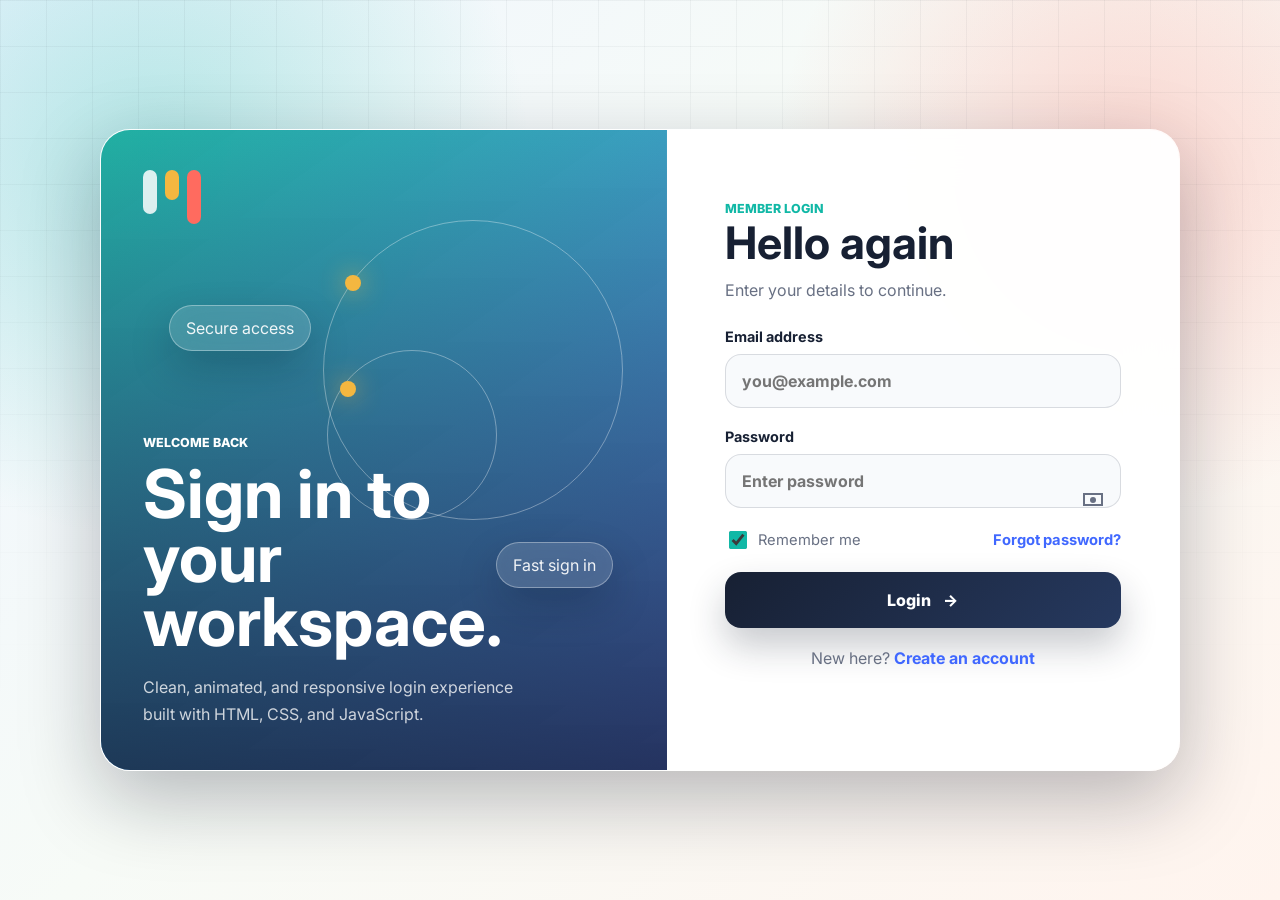
<file: index.html>
<!DOCTYPE html>
<html lang="en">
<head>
  <meta charset="UTF-8">
  <meta name="viewport" content="width=device-width, initial-scale=1.0">
  <title>Animated Login Page</title>
  <link rel="preconnect" href="https://fonts.googleapis.com">
  <link rel="preconnect" href="https://fonts.gstatic.com" crossorigin>
  <link href="https://fonts.googleapis.com/css2?family=Inter:wght@400;500;600;700;800&display=swap" rel="stylesheet">
  <link rel="stylesheet" href="style.css">
</head>
<body>
  <main class="page-shell">
    <section class="login-stage" aria-label="Login page">
      <div class="visual-panel">
        <div class="orbit orbit-one"></div>
        <div class="orbit orbit-two"></div>
        <div class="glass-pill pill-one">Secure access</div>
        <div class="glass-pill pill-two">Fast sign in</div>
        <div class="brand-mark" aria-hidden="true">
          <span></span>
          <span></span>
          <span></span>
        </div>
        <div class="hero-copy">
          <p class="eyebrow">Welcome Back</p>
          <h1>Sign in to your workspace.</h1>
          <p>Clean, animated, and responsive login experience built with HTML, CSS, and JavaScript.</p>
        </div>
      </div>

      <form class="login-card" id="loginForm" data-success-message="Login animation complete. Welcome back!">
        <div class="form-header">
          <p class="eyebrow">Member Login</p>
          <h2>Hello again</h2>
          <p>Enter your details to continue.</p>
        </div>

        <label class="field">
          <span>Email address</span>
          <input type="email" id="email" placeholder="you@example.com" autocomplete="email" required>
        </label>

        <label class="field">
          <span>Password</span>
          <div class="password-wrap">
            <input type="password" id="password" placeholder="Enter password" autocomplete="current-password" minlength="6" required>
            <button type="button" class="icon-btn" id="togglePassword" aria-label="Show password">
              <span class="eye"></span>
            </button>
          </div>
        </label>

        <div class="form-row">
          <label class="remember">
            <input type="checkbox" checked>
            <span>Remember me</span>
          </label>
          <a href="#">Forgot password?</a>
        </div>

        <button type="submit" class="submit-btn">
          <span>Login</span>
          <span class="arrow">&rarr;</span>
        </button>

        <p class="signup-text">New here? <a href="signup.html">Create an account</a></p>
        <p class="message" id="message" role="status" aria-live="polite"></p>
      </form>
    </section>
  </main>

  <script src="script.js"></script>
</body>
</html>
</file>
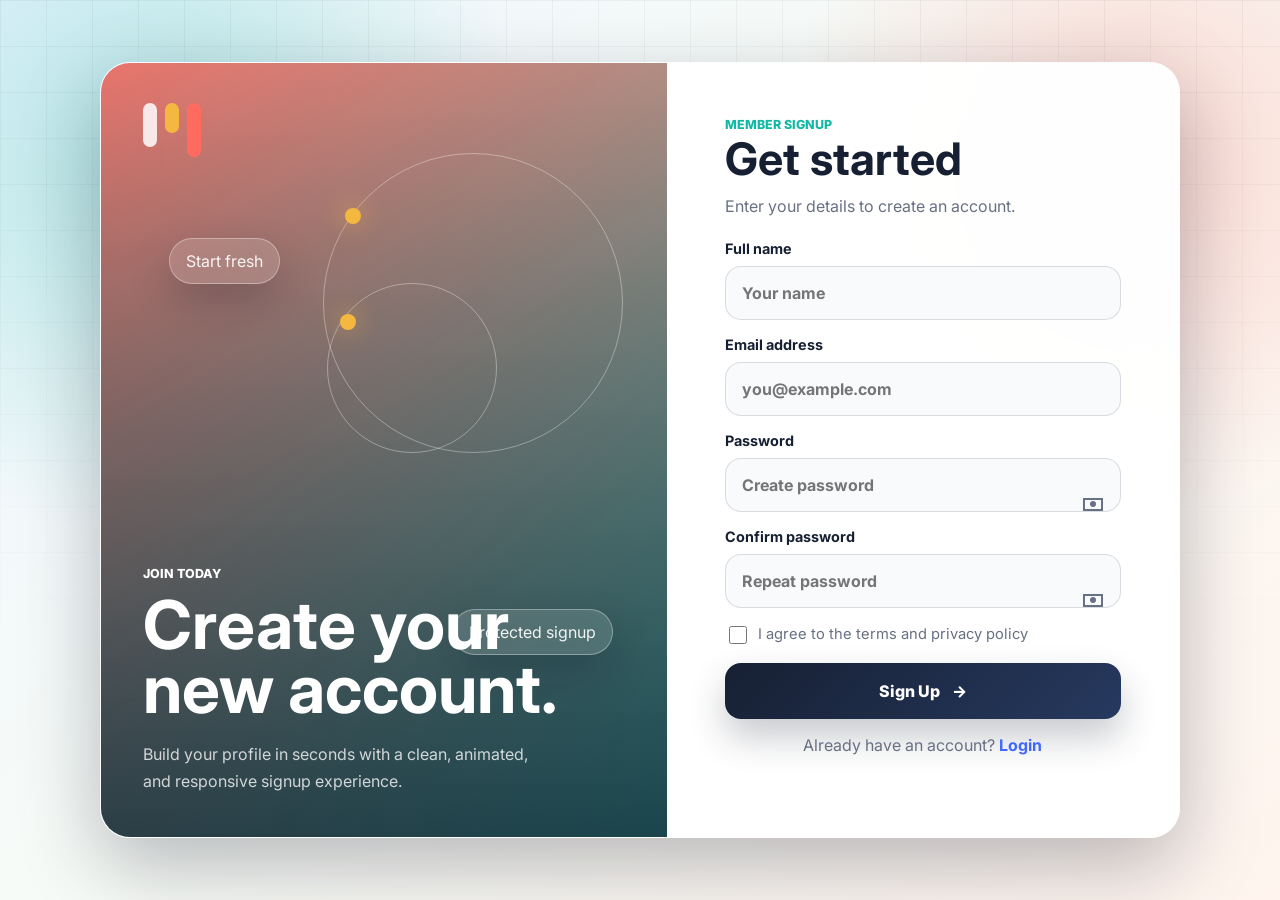
<file: signup.html>
<!DOCTYPE html>
<html lang="en">
<head>
  <meta charset="UTF-8">
  <meta name="viewport" content="width=device-width, initial-scale=1.0">
  <title>Animated Signup Page</title>
  <link rel="preconnect" href="https://fonts.googleapis.com">
  <link rel="preconnect" href="https://fonts.gstatic.com" crossorigin>
  <link href="https://fonts.googleapis.com/css2?family=Inter:wght@400;500;600;700;800&display=swap" rel="stylesheet">
  <link rel="stylesheet" href="style.css">
</head>
<body>
  <main class="page-shell">
    <section class="login-stage signup-stage" aria-label="Signup page">
      <div class="visual-panel signup-visual">
        <div class="orbit orbit-one"></div>
        <div class="orbit orbit-two"></div>
        <div class="glass-pill pill-one">Start fresh</div>
        <div class="glass-pill pill-two">Protected signup</div>
        <div class="brand-mark" aria-hidden="true">
          <span></span>
          <span></span>
          <span></span>
        </div>
        <div class="hero-copy">
          <p class="eyebrow">Join Today</p>
          <h1>Create your new account.</h1>
          <p>Build your profile in seconds with a clean, animated, and responsive signup experience.</p>
        </div>
      </div>

      <form class="login-card signup-card" id="signupForm" data-success-message="Account created successfully. Welcome aboard!">
        <div class="form-header">
          <p class="eyebrow">Member Signup</p>
          <h2>Get started</h2>
          <p>Enter your details to create an account.</p>
        </div>

        <label class="field">
          <span>Full name</span>
          <input type="text" id="fullName" placeholder="Your name" autocomplete="name" minlength="2" required>
        </label>

        <label class="field">
          <span>Email address</span>
          <input type="email" id="email" placeholder="you@example.com" autocomplete="email" required>
        </label>

        <label class="field">
          <span>Password</span>
          <div class="password-wrap">
            <input type="password" id="password" placeholder="Create password" autocomplete="new-password" minlength="6" required>
            <button type="button" class="icon-btn" data-toggle-password="password" aria-label="Show password">
              <span class="eye"></span>
            </button>
          </div>
        </label>

        <label class="field">
          <span>Confirm password</span>
          <div class="password-wrap">
            <input type="password" id="confirmPassword" placeholder="Repeat password" autocomplete="new-password" minlength="6" required>
            <button type="button" class="icon-btn" data-toggle-password="confirmPassword" aria-label="Show confirm password">
              <span class="eye"></span>
            </button>
          </div>
        </label>

        <label class="remember terms">
          <input type="checkbox" id="terms" required>
          <span>I agree to the terms and privacy policy</span>
        </label>

        <button type="submit" class="submit-btn">
          <span>Sign Up</span>
          <span class="arrow">&rarr;</span>
        </button>

        <p class="signup-text">Already have an account? <a href="index.html">Login</a></p>
        <p class="message" id="message" role="status" aria-live="polite"></p>
      </form>
    </section>
  </main>

  <script src="script.js"></script>
</body>
</html>
</file>
<file: style.css>
:root {
  --bg: #111827;
  --ink: #172033;
  --muted: #687083;
  --line: rgba(23, 32, 51, 0.14);
  --white: #ffffff;
  --teal: #11b8a6;
  --coral: #ff6b5f;
  --gold: #f4b740;
  --blue: #4068ff;
  --shadow: 0 28px 80px rgba(9, 16, 34, 0.28);
}

* {
  box-sizing: border-box;
}

body {
  min-height: 100vh;
  margin: 0;
  font-family: "Inter", Arial, sans-serif;
  color: var(--ink);
  background:
    radial-gradient(circle at 12% 18%, rgba(17, 184, 166, 0.28), transparent 28%),
    radial-gradient(circle at 88% 18%, rgba(255, 107, 95, 0.24), transparent 26%),
    linear-gradient(135deg, #eef5ff 0%, #f7fbf7 44%, #fff4ee 100%);
  overflow-x: hidden;
}

body::before {
  content: "";
  position: fixed;
  inset: 0;
  pointer-events: none;
  background-image:
    linear-gradient(rgba(17, 24, 39, 0.045) 1px, transparent 1px),
    linear-gradient(90deg, rgba(17, 24, 39, 0.045) 1px, transparent 1px);
  background-size: 46px 46px;
  mask-image: linear-gradient(to bottom, black, transparent 80%);
}

a {
  color: var(--blue);
  font-weight: 700;
  text-decoration: none;
}

.page-shell {
  min-height: 100vh;
  display: grid;
  place-items: center;
  padding: 32px;
}

.login-stage {
  width: min(1080px, 100%);
  min-height: 640px;
  display: grid;
  grid-template-columns: 1.05fr 0.95fr;
  overflow: hidden;
  border: 1px solid rgba(255, 255, 255, 0.7);
  border-radius: 30px;
  background: rgba(255, 255, 255, 0.68);
  box-shadow: var(--shadow);
  backdrop-filter: blur(24px);
  animation: stageIn 800ms ease both;
}

.visual-panel {
  position: relative;
  display: flex;
  align-items: flex-end;
  min-height: 640px;
  padding: 42px;
  color: var(--white);
  background:
    linear-gradient(145deg, rgba(17, 184, 166, 0.92), rgba(64, 104, 255, 0.78)),
    url("https://images.unsplash.com/photo-1557682250-33bd709cbe85?auto=format&fit=crop&w=1200&q=80");
  background-size: cover;
  background-position: center;
  isolation: isolate;
}

.visual-panel::after {
  content: "";
  position: absolute;
  inset: 0;
  z-index: -1;
  background: linear-gradient(to top, rgba(10, 18, 34, 0.72), rgba(10, 18, 34, 0.08));
}

.signup-visual {
  background:
    linear-gradient(145deg, rgba(255, 107, 95, 0.88), rgba(17, 184, 166, 0.78)),
    url("https://images.unsplash.com/photo-1516321318423-f06f85e504b3?auto=format&fit=crop&w=1200&q=80");
  background-size: cover;
  background-position: center;
}

.hero-copy {
  max-width: 440px;
  animation: riseIn 900ms 180ms ease both;
}

.eyebrow {
  margin: 0 0 12px;
  font-size: 0.78rem;
  font-weight: 800;
  letter-spacing: 0;
  text-transform: uppercase;
}

.hero-copy h1,
.form-header h2 {
  margin: 0;
  letter-spacing: 0;
}

.hero-copy h1 {
  font-size: 4.2rem;
  line-height: 0.95;
}

.hero-copy p:last-child {
  max-width: 390px;
  margin: 20px 0 0;
  color: rgba(255, 255, 255, 0.78);
  line-height: 1.7;
}

.brand-mark {
  position: absolute;
  top: 40px;
  left: 42px;
  display: flex;
  gap: 8px;
}

.brand-mark span {
  width: 14px;
  height: 44px;
  border-radius: 999px;
  background: rgba(255, 255, 255, 0.84);
  animation: wave 1.5s ease-in-out infinite;
}

.brand-mark span:nth-child(2) {
  height: 30px;
  background: var(--gold);
  animation-delay: 160ms;
}

.brand-mark span:nth-child(3) {
  height: 54px;
  background: var(--coral);
  animation-delay: 320ms;
}

.orbit {
  position: absolute;
  border: 1px solid rgba(255, 255, 255, 0.35);
  border-radius: 999px;
  animation: spin 16s linear infinite;
}

.orbit::before {
  content: "";
  position: absolute;
  top: 18%;
  left: 7%;
  width: 16px;
  height: 16px;
  border-radius: 50%;
  background: var(--gold);
  box-shadow: 0 0 24px rgba(244, 183, 64, 0.7);
}

.orbit-one {
  width: 300px;
  height: 300px;
  top: 90px;
  right: 44px;
}

.orbit-two {
  width: 170px;
  height: 170px;
  top: 220px;
  right: 170px;
  animation-duration: 11s;
  animation-direction: reverse;
}

.glass-pill {
  position: absolute;
  padding: 12px 16px;
  border: 1px solid rgba(255, 255, 255, 0.34);
  border-radius: 999px;
  color: rgba(255, 255, 255, 0.92);
  background: rgba(255, 255, 255, 0.15);
  backdrop-filter: blur(18px);
  box-shadow: 0 18px 42px rgba(6, 13, 30, 0.22);
  animation: float 4s ease-in-out infinite;
}

.pill-one {
  top: 175px;
  left: 68px;
}

.pill-two {
  right: 54px;
  bottom: 182px;
  animation-delay: 800ms;
}

.login-card {
  display: flex;
  flex-direction: column;
  justify-content: center;
  gap: 20px;
  padding: 58px;
  background: rgba(255, 255, 255, 0.88);
  animation: slideIn 800ms 120ms ease both;
}

.signup-card {
  gap: 16px;
  padding-block: 44px;
}

.form-header {
  margin-bottom: 8px;
}

.form-header .eyebrow {
  color: var(--teal);
}

.form-header h2 {
  font-size: 2.8rem;
}

.form-header p {
  margin: 10px 0 0;
  color: var(--muted);
}

.field {
  display: grid;
  gap: 9px;
  font-weight: 700;
}

.field span {
  font-size: 0.9rem;
}

input {
  width: 100%;
  min-height: 54px;
  border: 1px solid var(--line);
  border-radius: 16px;
  padding: 0 16px;
  color: var(--ink);
  font: inherit;
  background: #f8fafc;
  outline: none;
  transition: border-color 180ms ease, box-shadow 180ms ease, background 180ms ease;
}

input:focus {
  border-color: rgba(17, 184, 166, 0.75);
  background: var(--white);
  box-shadow: 0 0 0 5px rgba(17, 184, 166, 0.12);
}

.password-wrap {
  position: relative;
}

.password-wrap input {
  padding-right: 56px;
}

.icon-btn {
  position: absolute;
  top: 50%;
  right: 9px;
  width: 38px;
  height: 38px;
  display: grid;
  place-items: center;
  border: 0;
  border-radius: 12px;
  background: transparent;
  cursor: pointer;
}

.eye {
  width: 20px;
  height: 13px;
  border: 2px solid var(--muted);
  border-radius: 999px / 80%;
  position: relative;
}

.eye::after {
  content: "";
  position: absolute;
  top: 50%;
  left: 50%;
  width: 6px;
  height: 6px;
  border-radius: 50%;
  background: var(--muted);
  transform: translate(-50%, -50%);
}

.form-row {
  display: flex;
  align-items: center;
  justify-content: space-between;
  gap: 14px;
  color: var(--muted);
  font-size: 0.92rem;
}

.remember {
  display: inline-flex;
  align-items: center;
  gap: 8px;
  cursor: pointer;
}

.remember input {
  width: 18px;
  min-height: 18px;
  accent-color: var(--teal);
}

.terms {
  align-items: flex-start;
  color: var(--muted);
  font-size: 0.92rem;
  line-height: 1.45;
}

.terms input {
  flex: 0 0 auto;
  margin-top: 2px;
}

.submit-btn {
  min-height: 56px;
  display: flex;
  align-items: center;
  justify-content: center;
  gap: 12px;
  border: 0;
  border-radius: 16px;
  color: var(--white);
  font: inherit;
  font-weight: 800;
  background: linear-gradient(135deg, var(--ink), #26395f);
  box-shadow: 0 18px 36px rgba(23, 32, 51, 0.24);
  cursor: pointer;
  transition: transform 180ms ease, box-shadow 180ms ease;
}

.submit-btn:hover {
  transform: translateY(-2px);
  box-shadow: 0 22px 42px rgba(23, 32, 51, 0.3);
}

.submit-btn:active {
  transform: translateY(0);
}

.arrow {
  transition: transform 180ms ease;
}

.submit-btn:hover .arrow {
  transform: translateX(4px);
}

.signup-text,
.message {
  margin: 0;
  text-align: center;
  color: var(--muted);
}

.message {
  min-height: 22px;
  font-weight: 700;
}

.message.success {
  color: var(--teal);
}

.login-card.submitted {
  animation: submitPulse 900ms ease both;
}

@keyframes stageIn {
  from {
    opacity: 0;
    transform: scale(0.97);
  }
  to {
    opacity: 1;
    transform: scale(1);
  }
}

@keyframes slideIn {
  from {
    opacity: 0;
    transform: translateX(26px);
  }
  to {
    opacity: 1;
    transform: translateX(0);
  }
}

@keyframes riseIn {
  from {
    opacity: 0;
    transform: translateY(24px);
  }
  to {
    opacity: 1;
    transform: translateY(0);
  }
}

@keyframes spin {
  to {
    transform: rotate(360deg);
  }
}

@keyframes float {
  0%,
  100% {
    transform: translateY(0);
  }
  50% {
    transform: translateY(-16px);
  }
}

@keyframes wave {
  0%,
  100% {
    transform: scaleY(1);
  }
  50% {
    transform: scaleY(0.68);
  }
}

@keyframes submitPulse {
  0%,
  100% {
    transform: scale(1);
  }
  45% {
    transform: scale(1.015);
  }
}

@media (max-width: 850px) {
  .page-shell {
    padding: 18px;
  }

  .login-stage {
    grid-template-columns: 1fr;
    min-height: auto;
    border-radius: 24px;
  }

  .visual-panel {
    min-height: 380px;
    padding: 30px;
  }

  .hero-copy h1 {
    font-size: 3.2rem;
  }

  .login-card {
    padding: 42px;
  }

  .form-header h2 {
    font-size: 2.4rem;
  }

  .orbit-one {
    width: 210px;
    height: 210px;
    right: -35px;
  }

  .orbit-two,
  .pill-two {
    display: none;
  }
}

@media (max-width: 520px) {
  .visual-panel {
    min-height: 320px;
  }

  .hero-copy h1 {
    font-size: 2.45rem;
  }

  .login-card {
    padding: 30px 22px;
  }

  .form-header h2 {
    font-size: 2rem;
  }

  .brand-mark {
    top: 28px;
    left: 30px;
  }

  .pill-one {
    display: none;
  }

  .form-row {
    align-items: flex-start;
    flex-direction: column;
  }
}
</file>
